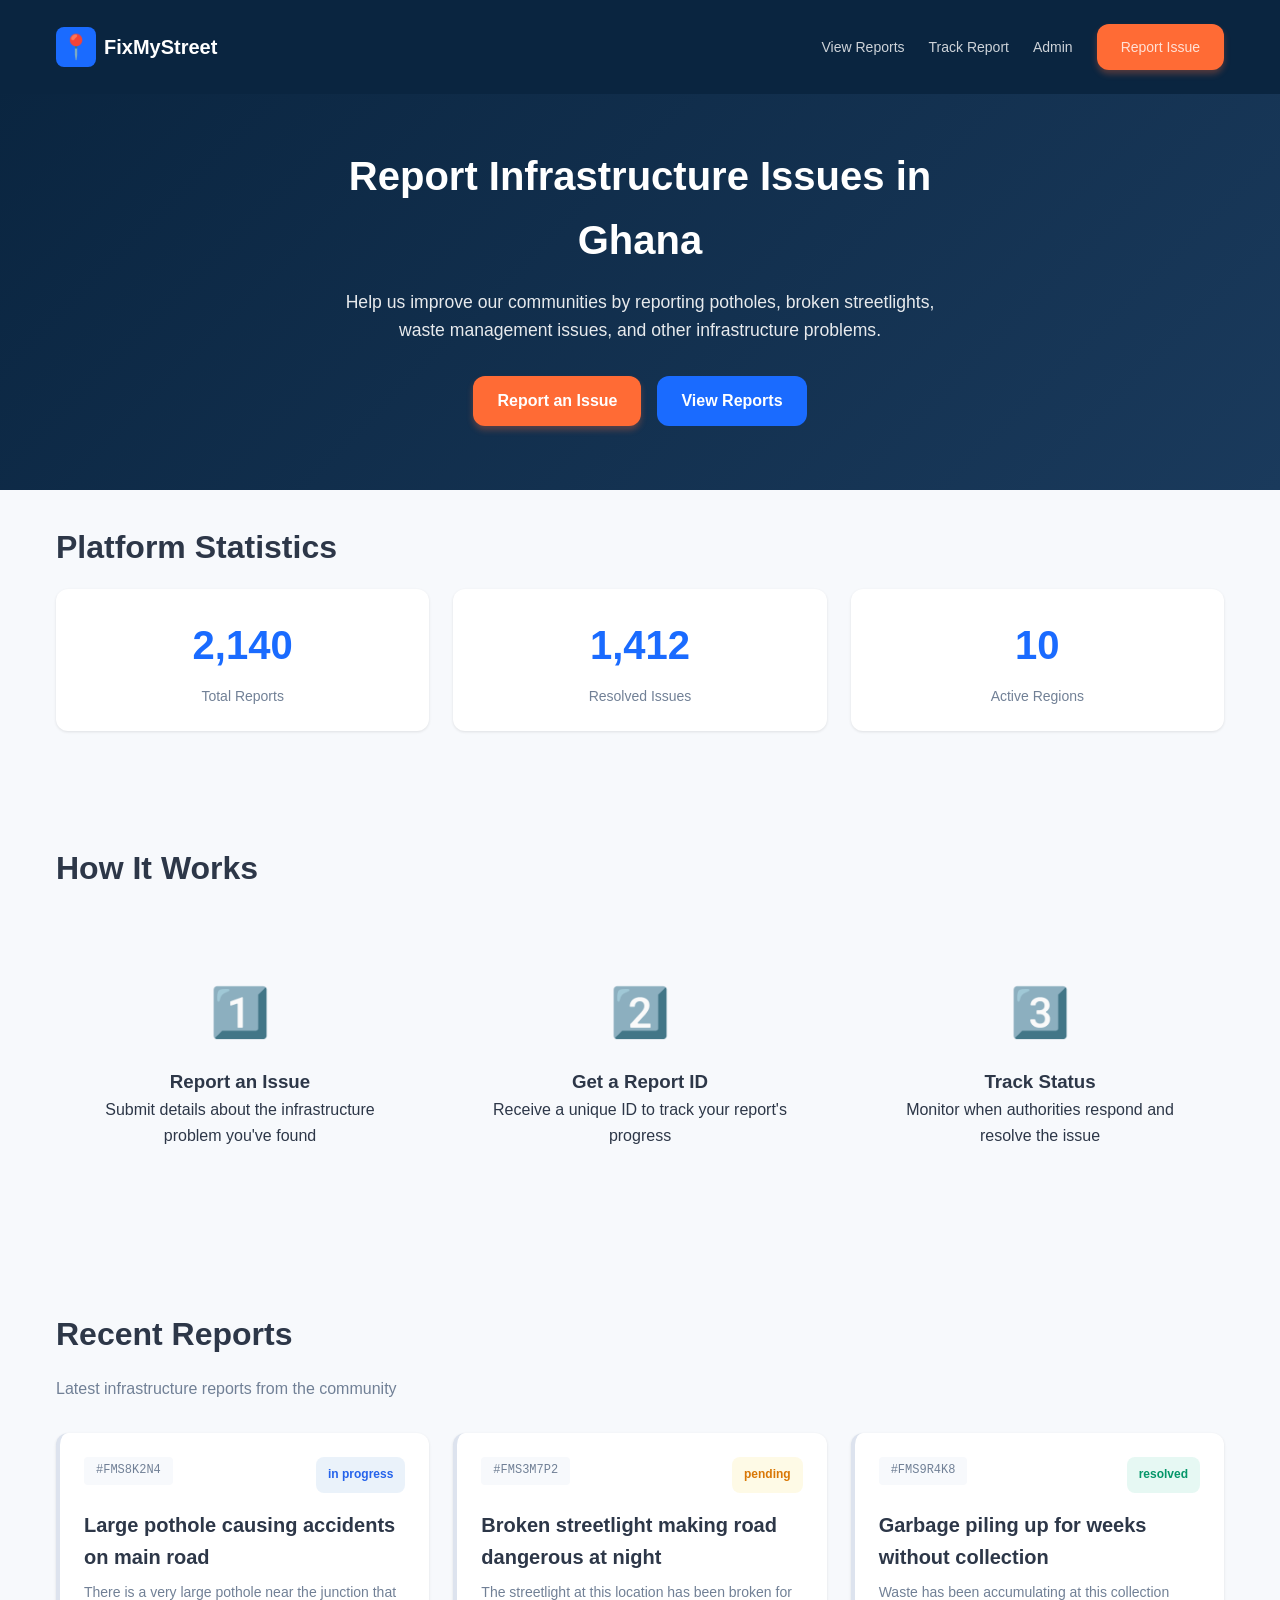
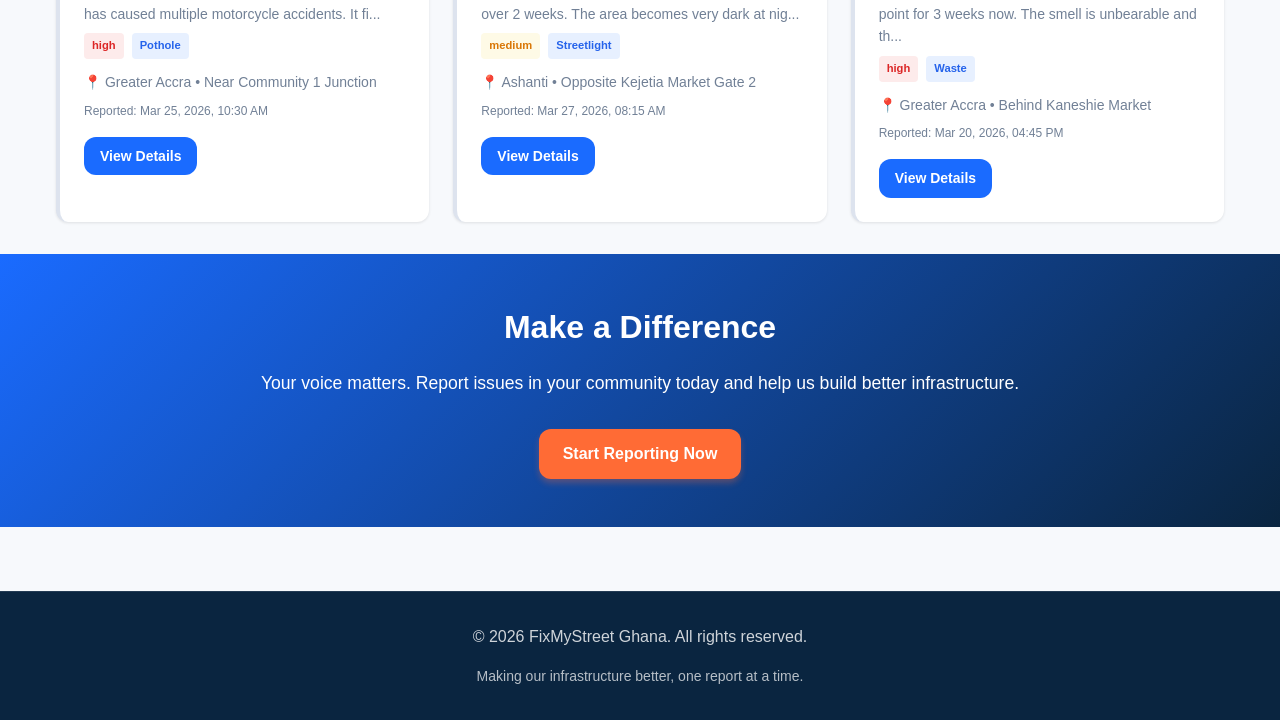
<file: html/index.html>
<!DOCTYPE html>
<html lang="en">
<head>
    <meta charset="UTF-8">
    <meta name="viewport" content="width=device-width, initial-scale=1.0">
    <title>FixMyStreet Ghana - Report Infrastructure Issues</title>
    <link rel="stylesheet" href="css/styles.css">
    <style>
        .hero-cta button {
            margin: 0 0.5rem;
        }
        
        .features-grid {
            display: grid;
            grid-template-columns: repeat(auto-fit, minmax(250px, 1fr));
            gap: 2rem;
            margin: 3rem 0;
        }
        
        .feature-card {
            text-align: center;
            padding: 2rem;
        }
        
        .feature-icon {
            font-size: 3rem;
            margin-bottom: 1rem;
        }
        
        .featured-reports-container {
            display: grid;
            grid-template-columns: repeat(auto-fit, minmax(300px, 1fr));
            gap: 1.5rem;
            margin-top: 2rem;
        }
    </style>
</head>
<body data-page="home">
    <header>
        <div class="container">
            <nav class="navbar">
                <a href="index.html" class="logo">
                    <div class="logo-icon">📍</div>
                    <span>FixMyStreet</span>
                </a>
                <button class="mobile-menu-btn">☰</button>
                <div class="nav-links">
                    <a href="dashboard.html">View Reports</a>
                    <a href="track.html">Track Report</a>
                    <a href="admin/dashboard.html">Admin</a>
                    <a href="report.html" class="btn btn-accent">Report Issue</a>
                </div>
            </nav>
        </div>
    </header>

    <main>
        <section class="hero">
            <div class="hero-content">
                <h1>Report Infrastructure Issues in Ghana</h1>
                <p>Help us improve our communities by reporting potholes, broken streetlights, waste management issues, and other infrastructure problems.</p>
                <div class="hero-cta">
                    <a href="report.html" class="btn btn-accent">Report an Issue</a>
                    <a href="dashboard.html" class="btn btn-primary">View Reports</a>
                </div>
            </div>
        </section>

        <section>
            <div class="container">
                <h2 class="section-title">Platform Statistics</h2>
                <div class="stats-container">
                    <div class="stat-card">
                        <div class="stat-number stat-total">0</div>
                        <div class="stat-label">Total Reports</div>
                    </div>
                    <div class="stat-card">
                        <div class="stat-number stat-resolved">0</div>
                        <div class="stat-label">Resolved Issues</div>
                    </div>
                    <div class="stat-card">
                        <div class="stat-number stat-regions">0</div>
                        <div class="stat-label">Active Regions</div>
                    </div>
                </div>
            </div>
        </section>

        <section style="background-color: #F7F9FC; padding: 3rem 0;">
            <div class="container">
                <h2 class="section-title">How It Works</h2>
                <div class="features-grid">
                    <div class="feature-card">
                        <div class="feature-icon">1️⃣</div>
                        <h3>Report an Issue</h3>
                        <p>Submit details about the infrastructure problem you've found</p>
                    </div>
                    <div class="feature-card">
                        <div class="feature-icon">2️⃣</div>
                        <h3>Get a Report ID</h3>
                        <p>Receive a unique ID to track your report's progress</p>
                    </div>
                    <div class="feature-card">
                        <div class="feature-icon">3️⃣</div>
                        <h3>Track Status</h3>
                        <p>Monitor when authorities respond and resolve the issue</p>
                    </div>
                </div>
            </div>
        </section>

        <section>
            <div class="container">
                <h2 class="section-title">Recent Reports</h2>
                <p class="section-subtitle">Latest infrastructure reports from the community</p>
                <div class="featured-reports-container"></div>
            </div>
        </section>

        <section style="background: linear-gradient(135deg, #1A6BFF 0%, #0A2540 100%); color: white; padding: 3rem 0;">
            <div class="container text-center">
                <h2 class="section-title" style="color: white;">Make a Difference</h2>
                <p style="font-size: 1.1rem; margin-bottom: 2rem;">Your voice matters. Report issues in your community today and help us build better infrastructure.</p>
                <a href="report.html" class="btn btn-accent">Start Reporting Now</a>
            </div>
        </section>
    </main>

    <footer>
        <div class="container">
            <p>&copy; 2026 FixMyStreet Ghana. All rights reserved.</p>
            <p style="margin-top: 1rem; font-size: 0.875rem; opacity: 0.7;">Making our infrastructure better, one report at a time.</p>
        </div>
    </footer>

    <script src="js/data.js"></script>
    <script src="js/app.js"></script>
</body>
</html>
</file>
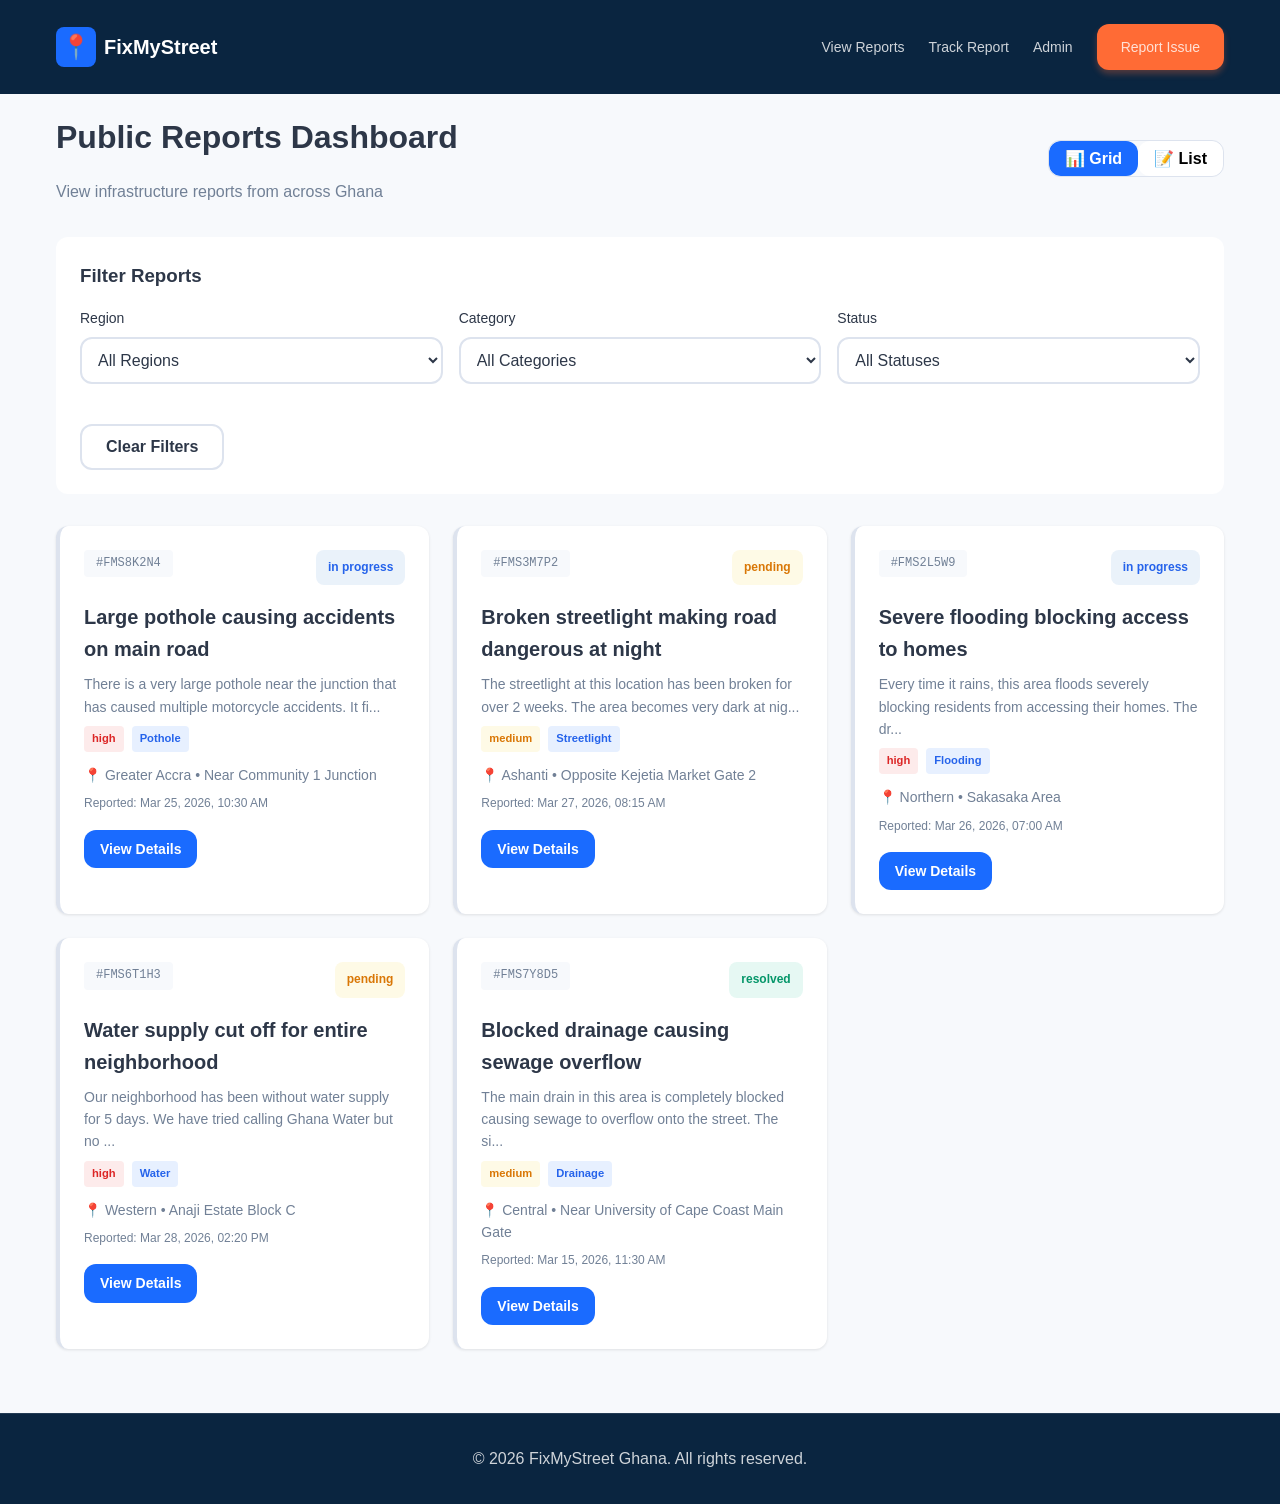
<file: html/dashboard.html>
<!DOCTYPE html>
<html lang="en">
<head>
    <meta charset="UTF-8">
    <meta name="viewport" content="width=device-width, initial-scale=1.0">
    <title>Dashboard - FixMyStreet Ghana</title>
    <link rel="stylesheet" href="css/styles.css">
    <style>
        .dashboard-header {
            display: flex;
            justify-content: space-between;
            align-items: center;
            margin-bottom: 2rem;
            flex-wrap: wrap;
            gap: 1rem;
        }
        
        .view-toggle {
            display: flex;
            border: 1px solid var(--border);
            border-radius: var(--radius);
            overflow: hidden;
        }
        
        .view-toggle button {
            padding: 0.5rem 1rem;
            border: none;
            background-color: white;
            cursor: pointer;
            font-size: 1rem;
            transition: all 0.3s ease;
        }
        
        .filter-row {
            display: grid;
            grid-template-columns: repeat(auto-fit, minmax(200px, 1fr));
            gap: 1rem;
            margin-bottom: 1rem;
        }
        
        .reports-container {
            display: grid;
            grid-template-columns: repeat(auto-fill, minmax(300px, 1fr));
            gap: 1.5rem;
        }
    </style>
</head>
<body data-page="dashboard">
    <header>
        <div class="container">
            <nav class="navbar">
                <a href="index.html" class="logo">
                    <div class="logo-icon">📍</div>
                    <span>FixMyStreet</span>
                </a>
                <button class="mobile-menu-btn">☰</button>
                <div class="nav-links">
                    <a href="dashboard.html">View Reports</a>
                    <a href="track.html">Track Report</a>
                    <a href="admin/dashboard.html">Admin</a>
                    <a href="report.html" class="btn btn-accent">Report Issue</a>
                </div>
            </nav>
        </div>
    </header>

    <main>
        <div class="container" style="padding-top: 2rem;">
            <div class="dashboard-header">
                <div>
                    <h1 class="section-title">Public Reports Dashboard</h1>
                    <p class="section-subtitle">View infrastructure reports from across Ghana</p>
                </div>
                <div class="view-toggle">
                    <button data-view="grid" style="background-color: var(--primary); color: white;">📊 Grid</button>
                    <button data-view="list">📝 List</button>
                </div>
            </div>

            <!-- Filters -->
            <div class="filters">
                <h3 style="margin-bottom: 1rem;">Filter Reports <span class="active-filter-count"></span></h3>
                <div class="filter-row">
                    <div class="form-group">
                        <label for="regionFilter">Region</label>
                        <select id="regionFilter">
                            <option value="">All Regions</option>
                        </select>
                    </div>
                    <div class="form-group">
                        <label for="categoryFilter">Category</label>
                        <select id="categoryFilter">
                            <option value="">All Categories</option>
                        </select>
                    </div>
                    <div class="form-group">
                        <label for="statusFilter">Status</label>
                        <select id="statusFilter">
                            <option value="">All Statuses</option>
                            <option value="pending">Pending</option>
                            <option value="in_progress">In Progress</option>
                            <option value="resolved">Resolved</option>
                            <option value="rejected">Rejected</option>
                        </select>
                    </div>
                </div>
                <div class="filter-actions">
                    <button class="btn btn-outline btn-clear-filters">Clear Filters</button>
                </div>
            </div>

            <!-- Reports -->
            <div class="reports-container"></div>
        </div>
    </main>

    <footer>
        <div class="container">
            <p>&copy; 2026 FixMyStreet Ghana. All rights reserved.</p>
        </div>
    </footer>

    <script src="js/data.js"></script>
    <script src="js/app.js"></script>
</body>
</html>
</file>
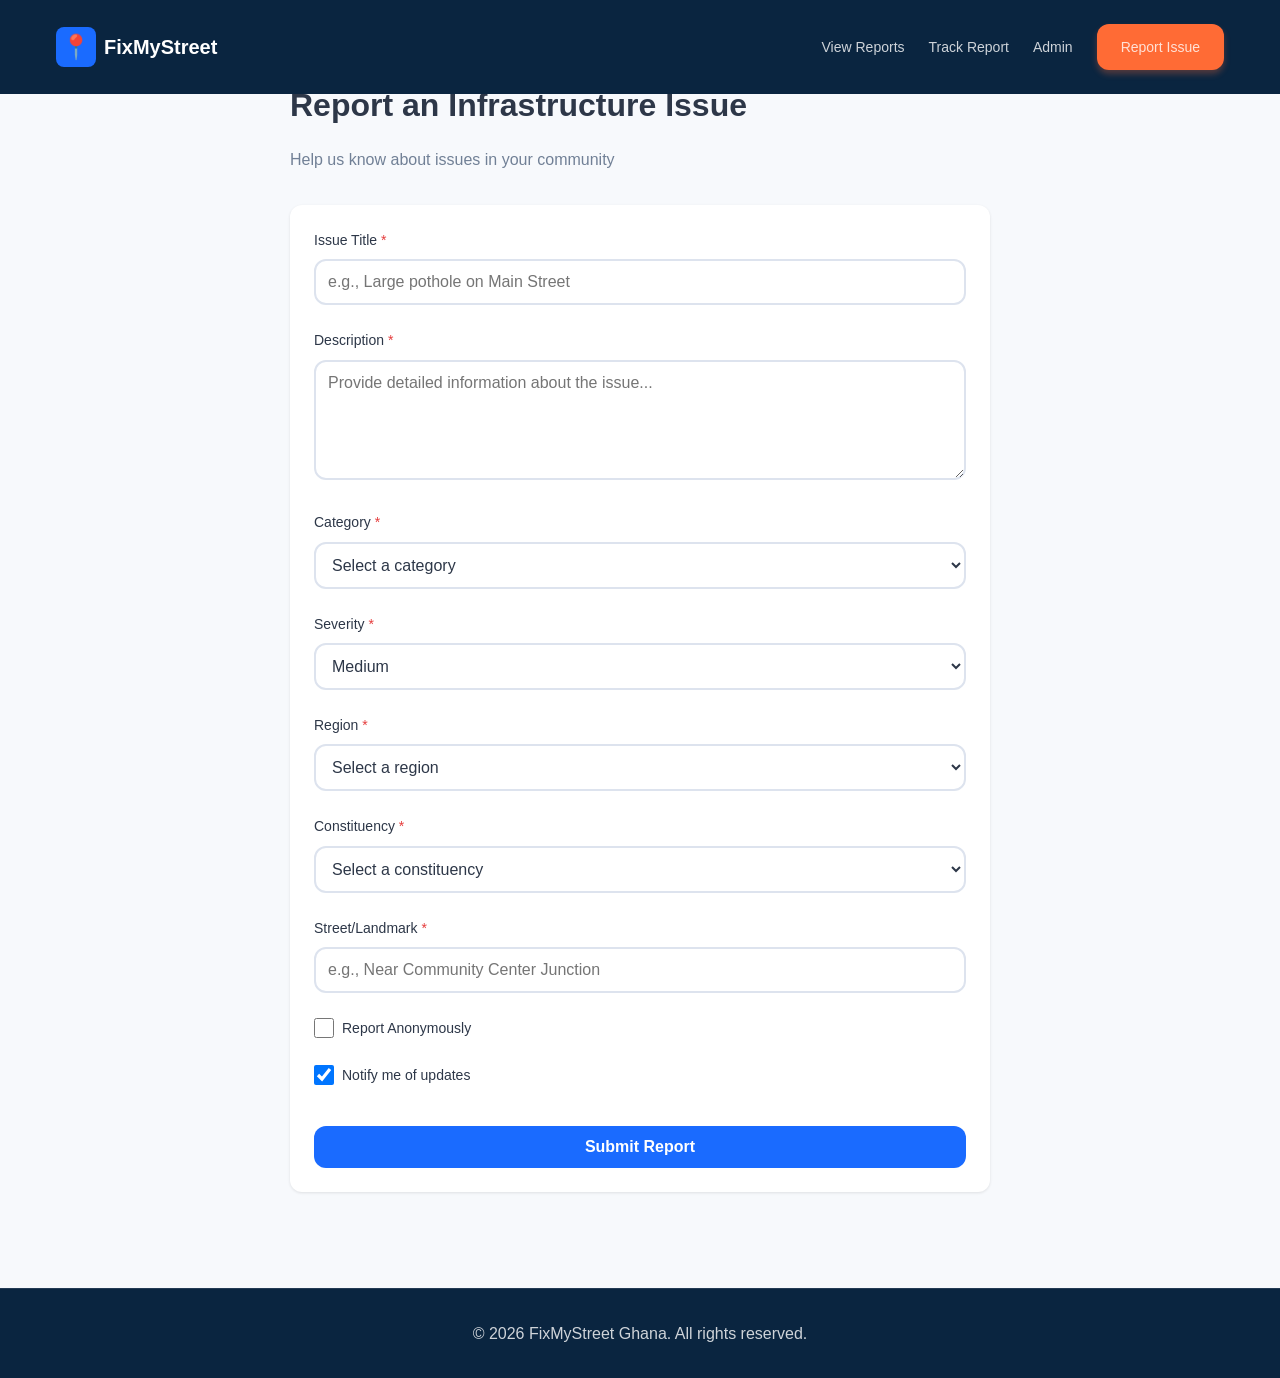
<file: html/report.html>
<!DOCTYPE html>
<html lang="en">
<head>
    <meta charset="UTF-8">
    <meta name="viewport" content="width=device-width, initial-scale=1.0">
    <title>Report an Issue - FixMyStreet Ghana</title>
    <link rel="stylesheet" href="css/styles.css">
    <style>
        .report-form-container {
            max-width: 700px;
            margin: 2rem auto;
        }
    </style>
</head>
<body data-page="report">
    <header>
        <div class="container">
            <nav class="navbar">
                <a href="index.html" class="logo">
                    <div class="logo-icon">📍</div>
                    <span>FixMyStreet</span>
                </a>
                <button class="mobile-menu-btn">☰</button>
                <div class="nav-links">
                    <a href="dashboard.html">View Reports</a>
                    <a href="track.html">Track Report</a>
                    <a href="admin/dashboard.html">Admin</a>
                    <a href="report.html" class="btn btn-accent">Report Issue</a>
                </div>
            </nav>
        </div>
    </header>

    <main>
        <div class="container">
            <div class="report-form-container">
                <h1 class="section-title">Report an Infrastructure Issue</h1>
                <p class="section-subtitle">Help us know about issues in your community</p>

                <form id="reportForm" class="card" style="margin-top: 2rem;">
                    <div class="form-group">
                        <label for="title">Issue Title <span class="required">*</span></label>
                        <input type="text" id="title" name="title" required placeholder="e.g., Large pothole on Main Street">
                    </div>

                    <div class="form-group">
                        <label for="description">Description <span class="required">*</span></label>
                        <textarea id="description" name="description" required placeholder="Provide detailed information about the issue..."></textarea>
                    </div>

                    <div class="form-group">
                        <label for="category">Category <span class="required">*</span></label>
                        <select id="category" name="category" required>
                            <option value="">Select a category</option>
                        </select>
                    </div>

                    <div class="form-group">
                        <label for="severity">Severity <span class="required">*</span></label>
                        <select id="severity" name="severity" required>
                            <option value="low">Low</option>
                            <option value="medium" selected>Medium</option>
                            <option value="high">High</option>
                        </select>
                    </div>

                    <div class="form-group">
                        <label for="region">Region <span class="required">*</span></label>
                        <select id="region" name="region" required>
                            <option value="">Select a region</option>
                        </select>
                    </div>

                    <div class="form-group">
                        <label for="constituency">Constituency <span class="required">*</span></label>
                        <select id="constituency" name="constituency" required>
                            <option value="">Select a constituency</option>
                        </select>
                    </div>

                    <div class="form-group">
                        <label for="street_landmark">Street/Landmark <span class="required">*</span></label>
                        <input type="text" id="street_landmark" name="street_landmark" required placeholder="e.g., Near Community Center Junction">
                    </div>

                    <div class="form-group">
                        <div class="checkbox-group">
                            <div class="checkbox-item">
                                <input type="checkbox" id="anonymous" name="anonymous">
                                <label for="anonymous" style="margin-bottom: 0;">Report Anonymously</label>
                            </div>
                        </div>
                    </div>

                    <div class="form-group">
                        <div class="checkbox-group">
                            <div class="checkbox-item">
                                <input type="checkbox" id="notify" name="notify" checked>
                                <label for="notify" style="margin-bottom: 0;">Notify me of updates</label>
                            </div>
                        </div>
                    </div>

                    <button type="submit" class="btn btn-primary" style="width: 100%; margin-top: 1rem;">Submit Report</button>
                </form>
            </div>
        </div>
    </main>

    <footer>
        <div class="container">
            <p>&copy; 2026 FixMyStreet Ghana. All rights reserved.</p>
        </div>
    </footer>

    <script src="js/data.js"></script>
    <script src="js/app.js"></script>
</body>
</html>
</file>
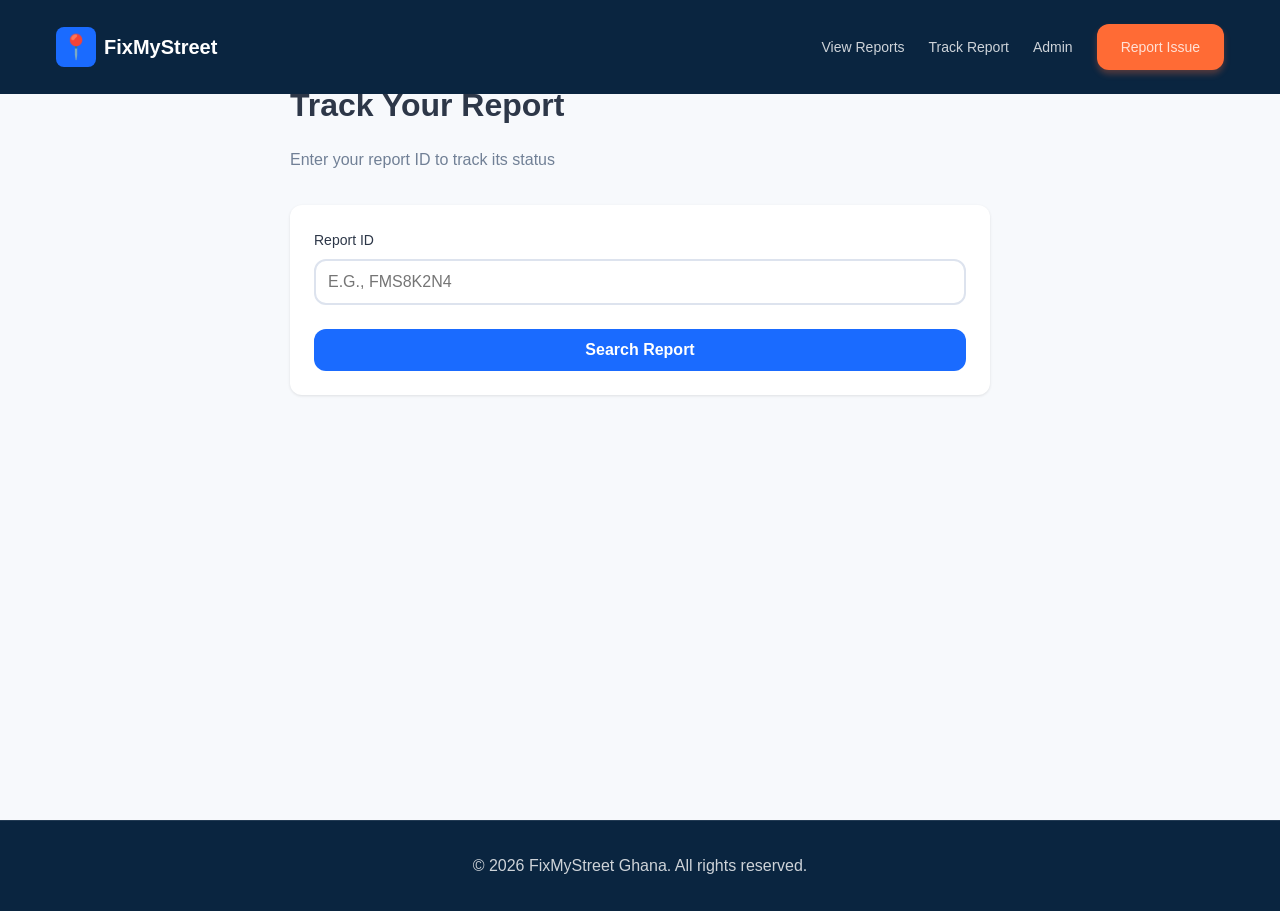
<file: html/track.html>
<!DOCTYPE html>
<html lang="en">
<head>
    <meta charset="UTF-8">
    <meta name="viewport" content="width=device-width, initial-scale=1.0">
    <title>Track Report - FixMyStreet Ghana</title>
    <link rel="stylesheet" href="css/styles.css">
    <style>
        .track-container {
            max-width: 700px;
            margin: 2rem auto;
        }
        
        .search-form {
            margin-bottom: 2rem;
        }
    </style>
</head>
<body data-page="track">
    <header>
        <div class="container">
            <nav class="navbar">
                <a href="index.html" class="logo">
                    <div class="logo-icon">📍</div>
                    <span>FixMyStreet</span>
                </a>
                <button class="mobile-menu-btn">☰</button>
                <div class="nav-links">
                    <a href="dashboard.html">View Reports</a>
                    <a href="track.html">Track Report</a>
                    <a href="admin/dashboard.html">Admin</a>
                    <a href="report.html" class="btn btn-accent">Report Issue</a>
                </div>
            </nav>
        </div>
    </header>

    <main>
        <div class="container">
            <div class="track-container">
                <h1 class="section-title">Track Your Report</h1>
                <p class="section-subtitle">Enter your report ID to track its status</p>

                <form class="search-form card" style="margin: 2rem 0;">
                    <div class="form-group">
                        <label for="report_id">Report ID</label>
                        <input type="text" id="report_id" name="report_id" placeholder="e.g., FMS8K2N4" style="text-transform: uppercase;">
                    </div>
                    <button type="submit" class="btn btn-primary" style="width: 100%;">Search Report</button>
                </form>

                <div class="report-details"></div>
            </div>
        </div>
    </main>

    <footer>
        <div class="container">
            <p>&copy; 2026 FixMyStreet Ghana. All rights reserved.</p>
        </div>
    </footer>

    <script src="js/data.js"></script>
    <script src="js/app.js"></script>
</body>
</html>
</file>
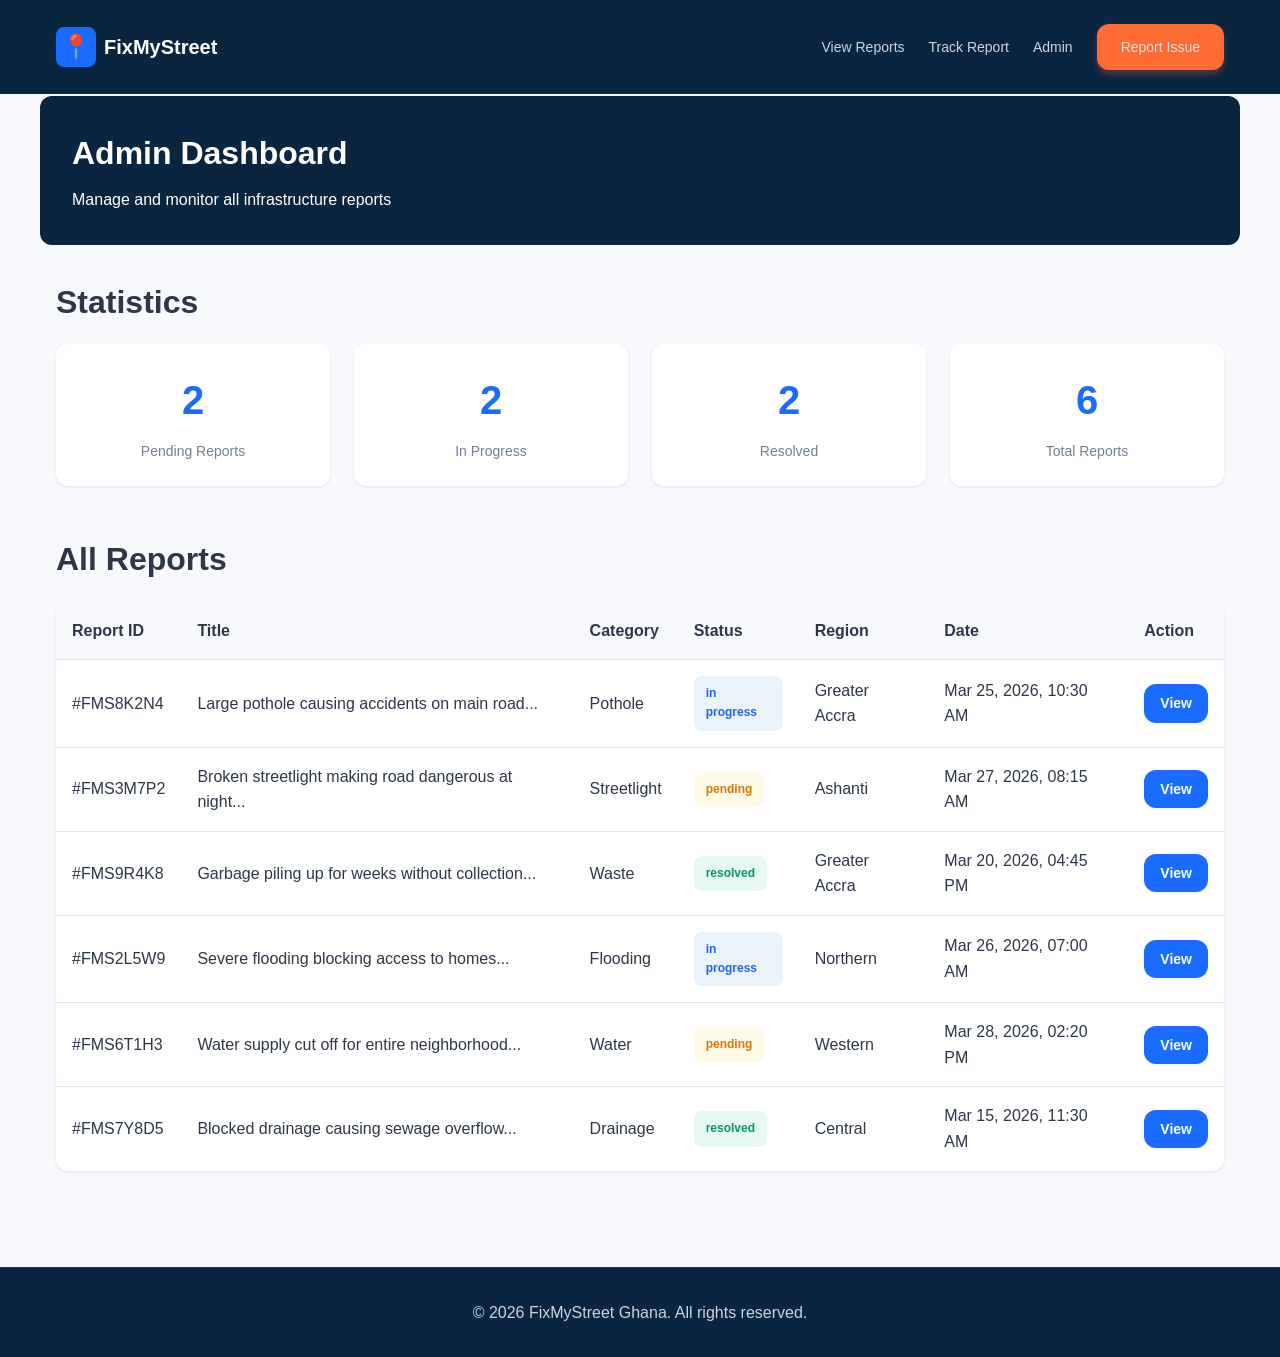
<file: html/admin/dashboard.html>
<!DOCTYPE html>
<html lang="en">
<head>
    <meta charset="UTF-8">
    <meta name="viewport" content="width=device-width, initial-scale=1.0">
    <title>Admin Dashboard - FixMyStreet Ghana</title>
    <link rel="stylesheet" href="../css/styles.css">
    <style>
        .admin-header {
            background-color: var(--secondary);
            color: white;
            padding: 2rem;
            margin: -1rem -1rem 2rem -1rem;
            border-radius: var(--radius);
        }
        
        .stats-grid {
            display: grid;
            grid-template-columns: repeat(auto-fit, minmax(200px, 1fr));
            gap: 1.5rem;
            margin-bottom: 2rem;
        }
        
        .admin-table-container {
            overflow-x: auto;
            border-radius: var(--radius);
            box-shadow: 0 1px 3px rgba(0, 0, 0, 0.1);
        }
        
        .admin-reports-container {
            background: white;
        }
    </style>
</head>
<body data-page="admin-dashboard">
    <header>
        <div class="container">
            <nav class="navbar">
                <a href="../index.html" class="logo">
                    <div class="logo-icon">📍</div>
                    <span>FixMyStreet</span>
                </a>
                <button class="mobile-menu-btn">☰</button>
                <div class="nav-links">
                    <a href="../dashboard.html">View Reports</a>
                    <a href="../track.html">Track Report</a>
                    <a href="dashboard.html">Admin</a>
                    <a href="../report.html" class="btn btn-accent">Report Issue</a>
                </div>
            </nav>
        </div>
    </header>

    <main>
        <div class="container" style="padding-top: 2rem;">
            <div class="admin-header">
                <h1 style="margin-bottom: 0.5rem;">Admin Dashboard</h1>
                <p>Manage and monitor all infrastructure reports</p>
            </div>

            <!-- Statistics -->
            <div style="margin-bottom: 3rem;">
                <h2 class="section-title">Statistics</h2>
                <div class="stats-grid">
                    <div class="stat-card">
                        <div class="stat-number" data-stat="pending">0</div>
                        <div class="stat-label">Pending Reports</div>
                    </div>
                    <div class="stat-card">
                        <div class="stat-number" data-stat="in_progress">0</div>
                        <div class="stat-label">In Progress</div>
                    </div>
                    <div class="stat-card">
                        <div class="stat-number" data-stat="resolved">0</div>
                        <div class="stat-label">Resolved</div>
                    </div>
                    <div class="stat-card">
                        <div class="stat-number">6</div>
                        <div class="stat-label">Total Reports</div>
                    </div>
                </div>
            </div>

            <!-- All Reports Table -->
            <div style="margin-bottom: 2rem;">
                <h2 class="section-title">All Reports</h2>
                <div class="admin-table-container">
                    <table>
                        <thead>
                            <tr>
                                <th>Report ID</th>
                                <th>Title</th>
                                <th>Category</th>
                                <th>Status</th>
                                <th>Region</th>
                                <th>Date</th>
                                <th>Action</th>
                            </tr>
                        </thead>
                        <tbody class="admin-reports-container">
                            <tr><td colspan="7" style="text-align: center; padding: 2rem;">Loading...</td></tr>
                        </tbody>
                    </table>
                </div>
            </div>
        </div>
    </main>

    <footer>
        <div class="container">
            <p>&copy; 2026 FixMyStreet Ghana. All rights reserved.</p>
        </div>
    </footer>

    <script src="../js/data.js"></script>
    <script src="../js/app.js"></script>
</body>
</html>
</file>
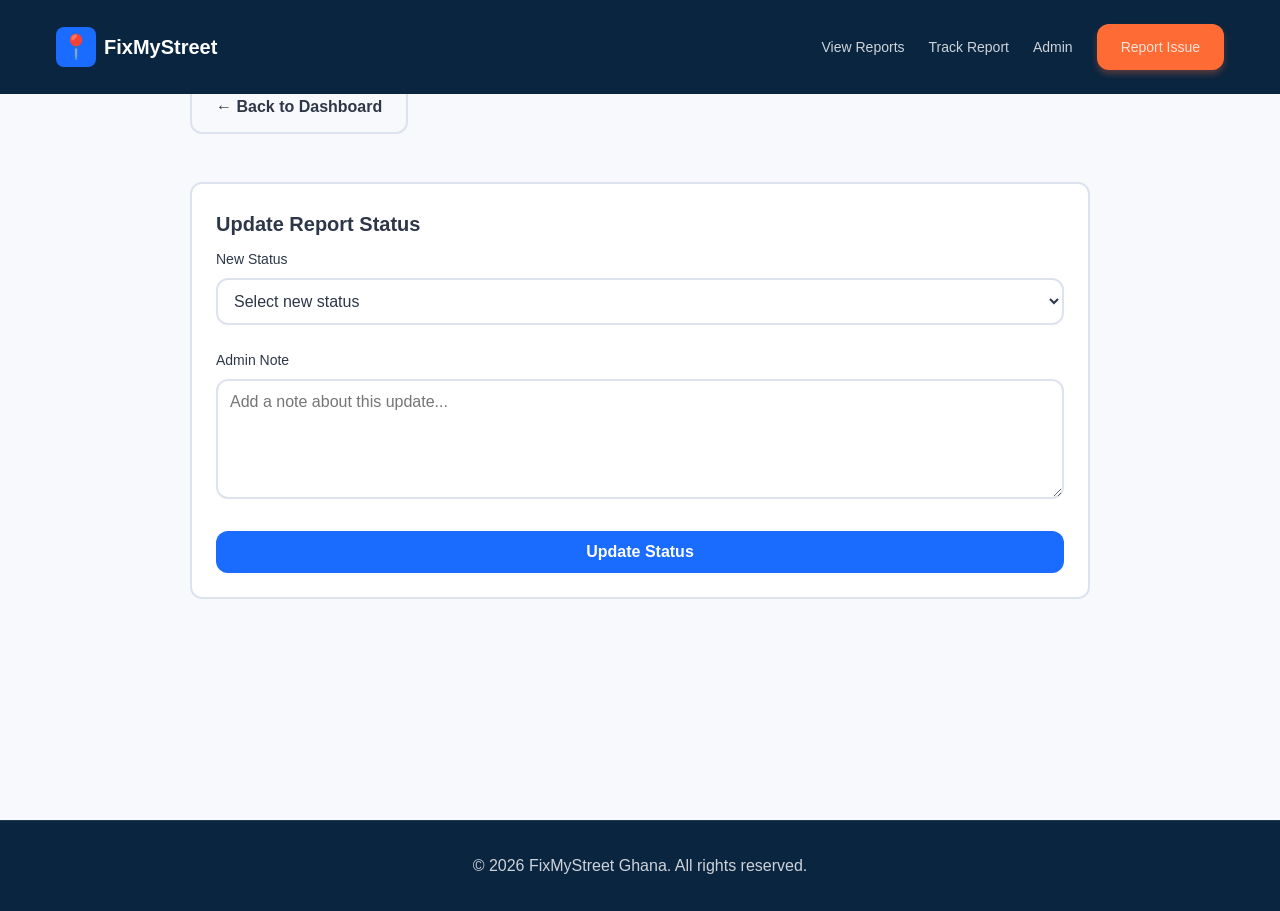
<file: html/admin/report-detail.html>
<!DOCTYPE html>
<html lang="en">
<head>
    <meta charset="UTF-8">
    <meta name="viewport" content="width=device-width, initial-scale=1.0">
    <title>Report Details - FixMyStreet Ghana Admin</title>
    <link rel="stylesheet" href="../css/styles.css">
    <style>
        .detail-container {
            max-width: 900px;
            margin: 2rem auto;
        }
        
        .detail-grid {
            display: grid;
            grid-template-columns: repeat(auto-fit, minmax(250px, 1fr));
            gap: 1rem;
            margin: 1.5rem 0;
        }
        
        .detail-item {
            padding: 1rem;
            background-color: var(--muted);
            border-radius: var(--radius);
        }
        
        .detail-item strong {
            display: block;
            color: #718096;
            font-size: 0.875rem;
            margin-bottom: 0.25rem;
        }
        
        .status-update-form {
            background-color: var(--card);
            border: 2px solid var(--border);
            padding: 1.5rem;
            border-radius: var(--radius);
            margin-top: 2rem;
        }
    </style>
</head>
<body>
    <header>
        <div class="container">
            <nav class="navbar">
                <a href="../index.html" class="logo">
                    <div class="logo-icon">📍</div>
                    <span>FixMyStreet</span>
                </a>
                <button class="mobile-menu-btn">☰</button>
                <div class="nav-links">
                    <a href="../dashboard.html">View Reports</a>
                    <a href="../track.html">Track Report</a>
                    <a href="dashboard.html">Admin</a>
                    <a href="../report.html" class="btn btn-accent">Report Issue</a>
                </div>
            </nav>
        </div>
    </header>

    <main>
        <div class="container">
            <div class="detail-container">
                <a href="dashboard.html" class="btn btn-outline" style="margin-bottom: 1rem;">← Back to Dashboard</a>
                
                <div class="report-details"></div>

                <div class="status-update-form">
                    <h3 class="card-title">Update Report Status</h3>
                    <form onsubmit="return handleStatusUpdate(event)">
                        <div class="form-group">
                            <label for="newStatus">New Status</label>
                            <select id="newStatus" required>
                                <option value="">Select new status</option>
                                <option value="pending">Pending</option>
                                <option value="in_progress">In Progress</option>
                                <option value="resolved">Resolved</option>
                                <option value="rejected">Rejected</option>
                            </select>
                        </div>
                        <div class="form-group">
                            <label for="adminNote">Admin Note</label>
                            <textarea id="adminNote" placeholder="Add a note about this update..."></textarea>
                        </div>
                        <button type="submit" class="btn btn-primary" style="width: 100%;">Update Status</button>
                    </form>
                </div>
            </div>
        </div>
    </main>

    <footer>
        <div class="container">
            <p>&copy; 2026 FixMyStreet Ghana. All rights reserved.</p>
        </div>
    </footer>

    <script src="../js/data.js"></script>
    <script src="../js/app.js"></script>
    <script>
        function handleStatusUpdate(e) {
            e.preventDefault();
            alert('Status update functionality would be implemented here');
            return false;
        }
    </script>
</body>
</html>
</file>
<file: html/css/styles.css>
* {
  margin: 0;
  padding: 0;
  box-sizing: border-box;
}

:root {
  /* FixMyStreet Ghana Design System */
  --background: #F7F9FC;
  --foreground: #2D3748;
  --card: #FFFFFF;
  --card-foreground: #2D3748;
  --primary: #1A6BFF;
  --primary-foreground: #FFFFFF;
  --secondary: #0A2540;
  --secondary-foreground: #FFFFFF;
  --muted: #F7F9FC;
  --muted-foreground: #718096;
  --accent: #FF6B35;
  --accent-foreground: #FFFFFF;
  --destructive: #E53E3E;
  --destructive-foreground: #FFFFFF;
  --border: #DDE3EE;
  --input: #DDE3EE;
  --ring: #1A6BFF;
  
  /* Status Colors */
  --status-pending: #F6C90E;
  --status-progress: #3182CE;
  --status-resolved: #0DBD8B;
  --status-rejected: #E53E3E;
  
  --sidebar: #0A2540;
  --sidebar-foreground: #FFFFFF;
  --radius: 0.75rem;
  
  font-family: 'Segoe UI', Tahoma, Geneva, Verdana, sans-serif;
}

html {
  scroll-behavior: smooth;
}

body {
  background-color: var(--background);
  color: var(--foreground);
  line-height: 1.6;
}

/* Header & Navigation */
header {
  background-color: var(--secondary);
  color: var(--secondary-foreground);
  padding: 1rem 0;
  position: fixed;
  top: 0;
  left: 0;
  right: 0;
  z-index: 50;
  transition: box-shadow 0.3s ease;
}

header.scrolled {
  box-shadow: 0 4px 6px rgba(0, 0, 0, 0.1);
}

.container {
  max-width: 1200px;
  margin: 0 auto;
  padding: 0 1rem;
}

.navbar {
  display: flex;
  align-items: center;
  justify-content: space-between;
  padding: 0.5rem 0;
}

.logo {
  display: flex;
  align-items: center;
  gap: 0.5rem;
  text-decoration: none;
  color: white;
  font-size: 1.25rem;
  font-weight: bold;
}

.logo-icon {
  width: 2.5rem;
  height: 2.5rem;
  background-color: var(--primary);
  border-radius: 0.5rem;
  display: flex;
  align-items: center;
  justify-content: center;
  font-size: 1.5rem;
}

.nav-links {
  display: none;
  gap: 1.5rem;
  align-items: center;
}

.nav-links.mobile-visible {
  display: flex;
}

.nav-links a {
  color: rgba(255, 255, 255, 0.8);
  text-decoration: none;
  font-size: 0.875rem;
  font-weight: 500;
  transition: color 0.3s ease;
}

.nav-links a:hover {
  color: white;
}

.mobile-menu-btn {
  background: none;
  border: none;
  color: white;
  cursor: pointer;
  font-size: 1.5rem;
  display: block;
}

@media (min-width: 768px) {
  .nav-links {
    display: flex !important;
  }
  .mobile-menu-btn {
    display: none;
  }
}

/* Buttons */
button, .btn {
  padding: 0.75rem 1.5rem;
  border: none;
  border-radius: var(--radius);
  cursor: pointer;
  font-size: 1rem;
  font-weight: 600;
  transition: all 0.3s ease;
  text-decoration: none;
  display: inline-flex;
  align-items: center;
  justify-content: center;
  gap: 0.5rem;
}

.btn-primary {
  background-color: var(--primary);
  color: var(--primary-foreground);
}

.btn-primary:hover {
  opacity: 0.9;
  transform: translateY(-2px);
}

.btn-accent {
  background-color: var(--accent);
  color: var(--accent-foreground);
  box-shadow: 0 4px 6px rgba(255, 107, 53, 0.3);
}

.btn-accent:hover {
  opacity: 0.9;
  transform: translateY(-2px);
}

.btn-secondary {
  background-color: var(--secondary);
  color: var(--secondary-foreground);
}

.btn-secondary:hover {
  opacity: 0.8;
}

.btn-outline {
  background-color: transparent;
  border: 2px solid var(--border);
  color: var(--foreground);
}

.btn-outline:hover {
  background-color: var(--muted);
}

.btn-sm {
  padding: 0.5rem 1rem;
  font-size: 0.875rem;
}

/* Main Content */
main {
  margin-top: 5rem;
  min-height: calc(100vh - 10rem);
  padding-bottom: 4rem;
}

/* Sections */
section {
  padding: 2rem 0;
}

.section-title {
  font-size: 2rem;
  font-weight: bold;
  margin-bottom: 1rem;
  color: var(--foreground);
}

.section-subtitle {
  font-size: 1rem;
  color: var(--muted-foreground);
  margin-top: 0.5rem;
}

/* Cards */
.card {
  background-color: var(--card);
  border-radius: var(--radius);
  padding: 1.5rem;
  box-shadow: 0 1px 3px rgba(0, 0, 0, 0.1);
  transition: all 0.3s ease;
}

.card:hover {
  box-shadow: 0 4px 12px rgba(0, 0, 0, 0.15);
  transform: translateY(-2px);
}

.card-header {
  margin-bottom: 1rem;
}

.card-title {
  font-size: 1.25rem;
  font-weight: 600;
  color: var(--foreground);
  margin-bottom: 0.5rem;
}

.card-description {
  color: var(--muted-foreground);
  font-size: 0.875rem;
}

.card-content {
  margin-bottom: 1rem;
}

.card-footer {
  display: flex;
  gap: 1rem;
  justify-content: space-between;
}

/* Report Cards */
.report-card {
  border-left: 4px solid var(--border);
  transition: all 0.3s ease;
}

.report-card:hover {
  border-left-color: var(--primary);
}

.report-card-header {
  display: flex;
  justify-content: space-between;
  align-items: flex-start;
  margin-bottom: 1rem;
}

.report-id {
  font-size: 0.75rem;
  background-color: var(--muted);
  padding: 0.25rem 0.75rem;
  border-radius: 0.25rem;
  color: var(--muted-foreground);
  font-family: monospace;
}

.status-badge {
  display: inline-flex;
  align-items: center;
  gap: 0.5rem;
  padding: 0.5rem 0.75rem;
  border-radius: 0.5rem;
  font-size: 0.75rem;
  font-weight: 600;
}

.status-pending {
  background-color: rgba(246, 201, 14, 0.1);
  color: #D97706;
}

.status-in_progress {
  background-color: rgba(49, 130, 206, 0.1);
  color: #2563EB;
}

.status-resolved {
  background-color: rgba(13, 189, 139, 0.1);
  color: #059669;
}

.status-rejected {
  background-color: rgba(229, 62, 62, 0.1);
  color: #DC2626;
}

/* Severity Badge */
.severity-badge {
  display: inline-flex;
  align-items: center;
  gap: 0.25rem;
  padding: 0.25rem 0.5rem;
  border-radius: 0.25rem;
  font-size: 0.7rem;
  font-weight: 600;
}

.severity-low {
  background-color: rgba(13, 189, 139, 0.1);
  color: #059669;
}

.severity-medium {
  background-color: rgba(246, 201, 14, 0.1);
  color: #D97706;
}

.severity-high {
  background-color: rgba(229, 62, 62, 0.1);
  color: #DC2626;
}

/* Forms */
form {
  max-width: 100%;
}

.form-group {
  margin-bottom: 1.5rem;
}

label {
  display: block;
  margin-bottom: 0.5rem;
  font-weight: 500;
  color: var(--foreground);
  font-size: 0.875rem;
}

label .required {
  color: var(--destructive);
}

input[type="text"],
input[type="email"],
input[type="tel"],
input[type="date"],
textarea,
select {
  width: 100%;
  padding: 0.75rem;
  border: 2px solid var(--border);
  border-radius: var(--radius);
  font-size: 1rem;
  font-family: inherit;
  transition: all 0.3s ease;
  background-color: var(--card);
  color: var(--foreground);
}

input[type="text"]:focus,
input[type="email"]:focus,
input[type="tel"]:focus,
input[type="date"]:focus,
textarea:focus,
select:focus {
  outline: none;
  border-color: var(--primary);
  box-shadow: 0 0 0 3px rgba(26, 107, 255, 0.1);
}

textarea {
  min-height: 120px;
  resize: vertical;
}

.checkbox-group,
.radio-group {
  display: flex;
  align-items: center;
  gap: 1rem;
  margin-bottom: 1rem;
}

.checkbox-item,
.radio-item {
  display: flex;
  align-items: center;
  gap: 0.5rem;
  cursor: pointer;
}

input[type="checkbox"],
input[type="radio"] {
  cursor: pointer;
  width: 1.25rem;
  height: 1.25rem;
}

/* Grid */
.grid {
  display: grid;
  gap: 1.5rem;
}

.grid-2 {
  grid-template-columns: repeat(auto-fit, minmax(300px, 1fr));
}

.grid-3 {
  grid-template-columns: repeat(auto-fit, minmax(250px, 1fr));
}

@media (min-width: 768px) {
  .grid-2 {
    grid-template-columns: repeat(2, 1fr);
  }
  .grid-3 {
    grid-template-columns: repeat(3, 1fr);
  }
}

/* Filters */
.filters {
  background-color: var(--card);
  padding: 1.5rem;
  border-radius: var(--radius);
  margin-bottom: 2rem;
}

.filter-row {
  display: grid;
  grid-template-columns: repeat(auto-fit, minmax(200px, 1fr));
  gap: 1rem;
  margin-bottom: 1rem;
}

.filter-actions {
  display: flex;
  gap: 1rem;
  flex-wrap: wrap;
}

/* Stats */
.stats-container {
  display: grid;
  grid-template-columns: repeat(auto-fit, minmax(200px, 1fr));
  gap: 1.5rem;
  margin-bottom: 2rem;
}

.stat-card {
  background-color: var(--card);
  padding: 1.5rem;
  border-radius: var(--radius);
  text-align: center;
  box-shadow: 0 1px 3px rgba(0, 0, 0, 0.1);
}

.stat-number {
  font-size: 2.5rem;
  font-weight: bold;
  color: var(--primary);
  margin-bottom: 0.5rem;
}

.stat-label {
  color: var(--muted-foreground);
  font-size: 0.875rem;
}

/* Hero Section */
.hero {
  background: linear-gradient(135deg, var(--secondary) 0%, #1A3A5C 100%);
  color: var(--secondary-foreground);
  padding: 4rem 1rem;
  text-align: center;
  margin-top: 5rem;
}

.hero-content {
  max-width: 600px;
  margin: 0 auto;
}

.hero h1 {
  font-size: 2.5rem;
  margin-bottom: 1rem;
  font-weight: bold;
}

.hero p {
  font-size: 1.1rem;
  margin-bottom: 2rem;
  opacity: 0.9;
}

.hero-cta {
  display: flex;
  gap: 1rem;
  justify-content: center;
  flex-wrap: wrap;
}

/* Footer */
footer {
  background-color: var(--secondary);
  color: var(--secondary-foreground);
  padding: 2rem 0;
  text-align: center;
  border-top: 1px solid rgba(255, 255, 255, 0.1);
}

footer p {
  opacity: 0.8;
}

/* Utilities */
.text-center {
  text-align: center;
}

.text-right {
  text-align: right;
}

.mt-1 { margin-top: 0.25rem; }
.mt-2 { margin-top: 0.5rem; }
.mt-4 { margin-top: 1rem; }
.mb-4 { margin-bottom: 1rem; }
.gap-2 { gap: 0.5rem; }

.flex {
  display: flex;
}

.flex-col {
  flex-direction: column;
}

.items-center {
  align-items: center;
}

.justify-between {
  justify-content: space-between;
}

.gap-1 {
  gap: 0.25rem;
}

/* Animations */
@keyframes slideIn {
  from {
    opacity: 0;
    transform: translateY(20px);
  }
  to {
    opacity: 1;
    transform: translateY(0);
  }
}

.animate-slideIn {
  animation: slideIn 0.3s ease-out;
}

@keyframes fadeIn {
  from {
    opacity: 0;
  }
  to {
    opacity: 1;
  }
}

.animate-fadeIn {
  animation: fadeIn 0.3s ease-out;
}

/* Responsive */
@media (max-width: 768px) {
  .section-title {
    font-size: 1.5rem;
  }
  
  .hero h1 {
    font-size: 1.75rem;
  }
  
  .grid-3 {
    grid-template-columns: repeat(auto-fit, minmax(150px, 1fr));
  }
}

.hidden {
  display: none;
}

.visible {
  display: block;
}

/* Table styles for admin */
table {
  width: 100%;
  border-collapse: collapse;
  background: var(--card);
  border-radius: var(--radius);
  overflow: hidden;
  box-shadow: 0 1px 3px rgba(0, 0, 0, 0.1);
}

table th,
table td {
  padding: 1rem;
  text-align: left;
  border-bottom: 1px solid var(--border);
}

table th {
  background-color: var(--muted);
  font-weight: 600;
  color: var(--foreground);
}

table tr:hover {
  background-color: var(--muted);
}

table tr:last-child td {
  border-bottom: none;
}
</file>
